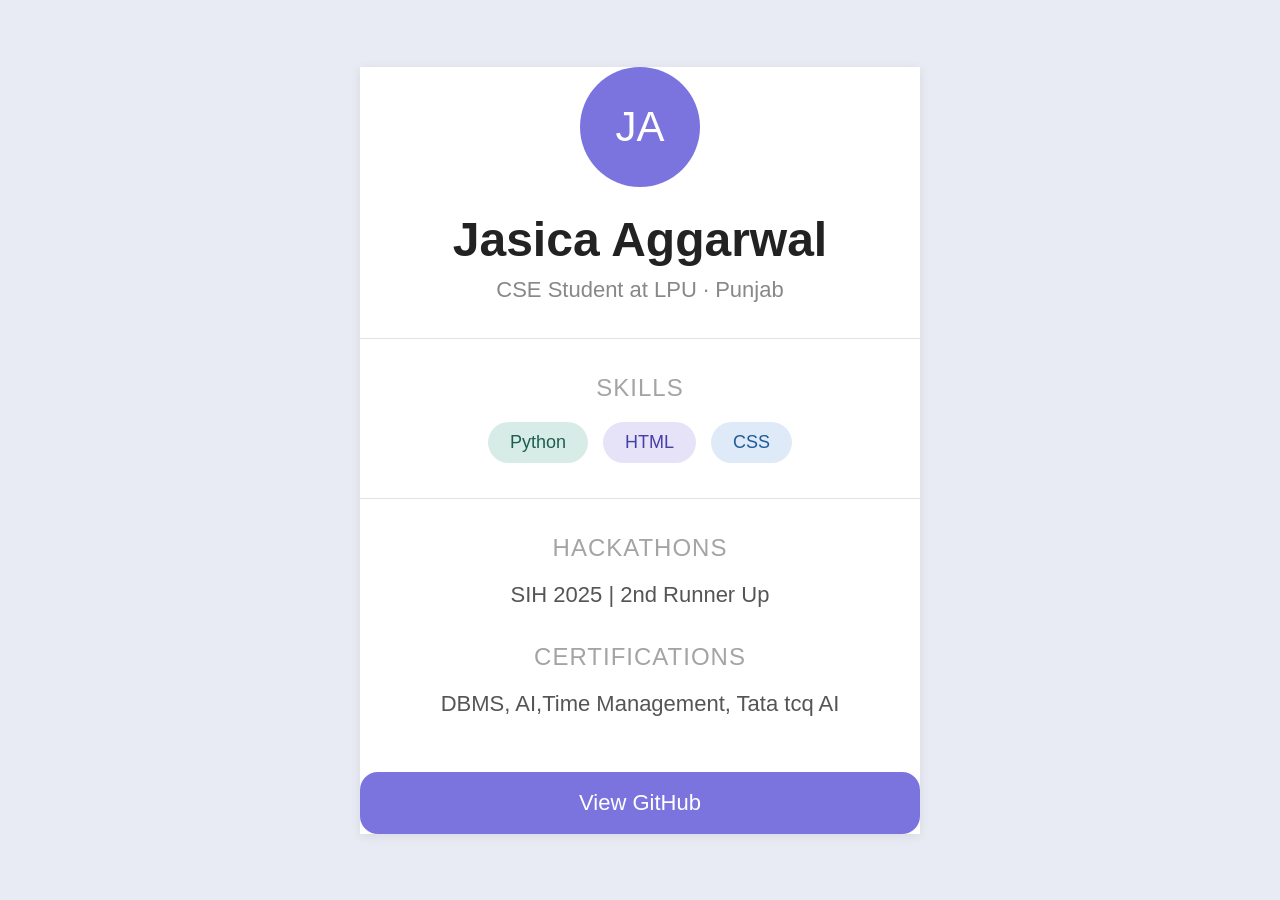
<file: css-practice.html>
<!DOCTYPE html>
<html lang="en">
<head>
    <meta charset="UTF-8">
    <meta name="viewport" content="width=device-width, initial-scale=1.0">
    <title>Profile Card</title>
    <link rel="stylesheet" href="css-practice.css">
</head>
<body>
    <div class="div1">
        <div class="div2">JA</div>
        <h1>Jasica Aggarwal</h1>
        <p class="p1">
            CSE Student at LPU · Punjab
        </p>
        <hr>
        <h2>SKILLS</h2>
        <div class="skills">
            <span class="python">Python</span>
            <span class="html">HTML</span>
            <span class="css">CSS</span>
        </div>
        <hr>
        <h2>HACKATHONS</h2>
        <p class="hackathon">
            SIH 2025 | 2nd Runner Up
        </p>
        <h2>CERTIFICATIONS</h2>
        <p class="certifications">
         DBMS, AI,Time Management, Tata tcq AI
        </p>
        <button>  View GitHub </button>
    </div>
</body>
</html>
</file>
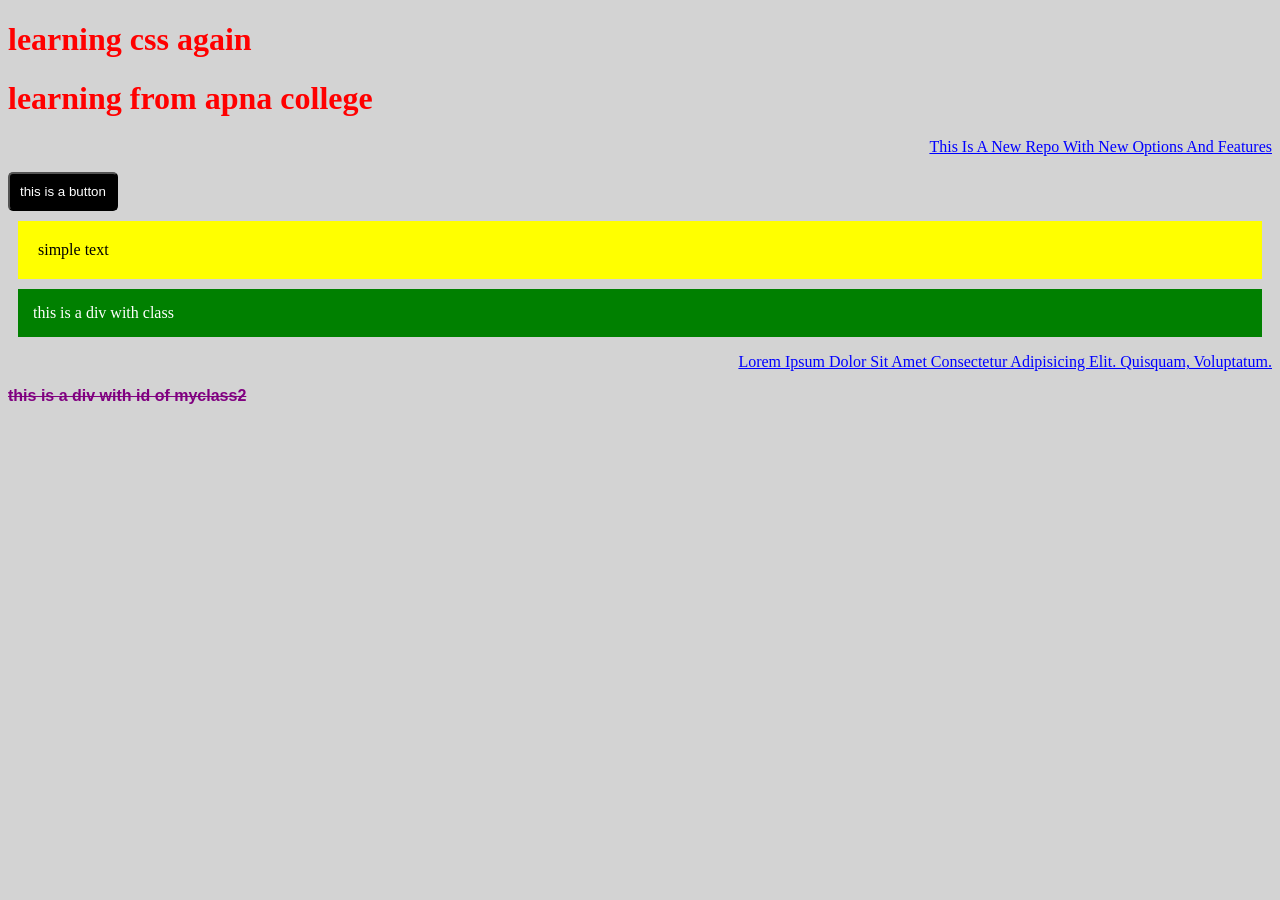
<file: css-practise.html>
<!DOCTYPE html>
<html lang="en">
<head>
    <meta charset="UTF-8">
    <meta name="viewport" content="width=device-width, initial-scale=1.0">
    <link rel="stylesheet" href="3rd day.css">
</head>
<body>
    <h1>learning css again</h1>
      <h1 >learning from apna college</h1>
     <p>this is a new repo with new options and features</p>
     <button>this is a button</button>
<div id="box">simple text</div>
<div class="myclass">this is a div with class</div>
<p>lorem ipsum dolor sit amet consectetur adipisicing elit. Quisquam, voluptatum.</p>
</p>
<div id="myclass2">this is a div with id of myclass2</div>
</body>
</html>
</file>
<file: css-practice.css>
*{
    margin:0;
    padding:0;
    box-sizing:border-box;
    font-family: Arial, sans-serif;}

body{
    background:#e9ebf4;
    height:100vh;
    display:flex;
    justify-content:center;
    align-items:center;
}

.div1{
    width:560px;
    background:white;
    text-align:center;
    box-shadow:0 2px 10px rgba(0,0,0,0.08);
}

.div2{
    width:120px;
    height:120px;
    background:#7b74df;
    color:white;
    border-radius:50%;
    margin:0 auto 25px;
    font-weight: 500;
    display:flex;
    justify-content:center;
    align-items:center;
    font-size:42px;
}

h1{
    font-size:48px;
    color:#222;
    margin-bottom:10px;
}

.p1{
    color:#888;
    font-size:22px;
}

hr{
    border:none;
    height:1px;
    background:#e2e2e2;
    margin:35px 0;
}

h2{
    color:#a4a4a4;
    font-weight:500;
    letter-spacing:1px;
    margin-bottom:20px;
     text-transform: uppercase;
}

.skills{
    display:flex;
    justify-content:center;
    gap:15px;
}

.skills span{
    padding:10px 22px;
    border-radius:30px;
    font-size:18px;
}

.python{
    background:#d7ece6;
    color:#1f5d52;
}

.html{
    background:#e6e3f8;
    color:#4540a8;
}

.css{
    background:#dfeaf8;
    color:#205b99;
}

.hackathon{
    font-size:22px;
    color:#555;
    margin-bottom:35px;
}
.certifications{
    font-size:22px;
    color:#555;
    margin-bottom:35px;
}

button{
    width:100%;
    padding:18px;
    border:none;
    border-radius:18px;
    background:#7b74df;
    color:white;
    font-size:22px;
    cursor:pointer;
    margin-top:20px;
}

button:hover{
    opacity:0.9;
}
</file>
<file: 3rd day.css>
h1{
    color: red;

}
p{
    text-transform: capitalize;
    color: blue;
}
button{
    background-color: black;
    color: white;
    padding: 10px;
    border-radius: 5px;
}
body{
    background-color: lightgray;
}
#box{
    background-color: yellow;
    padding: 20px;
    margin: 10px;
}
.myclass{
    background-color: green;
    color: white;
    padding: 15px;
    margin: 10px;
}
p{
    text-align: right;
    text-decoration: underline;
}
#myclass2{text-decoration: line-through;
    font-weight: bold;
    color: purple;
    font-family: Arial, sans-serif;
}
</file>
